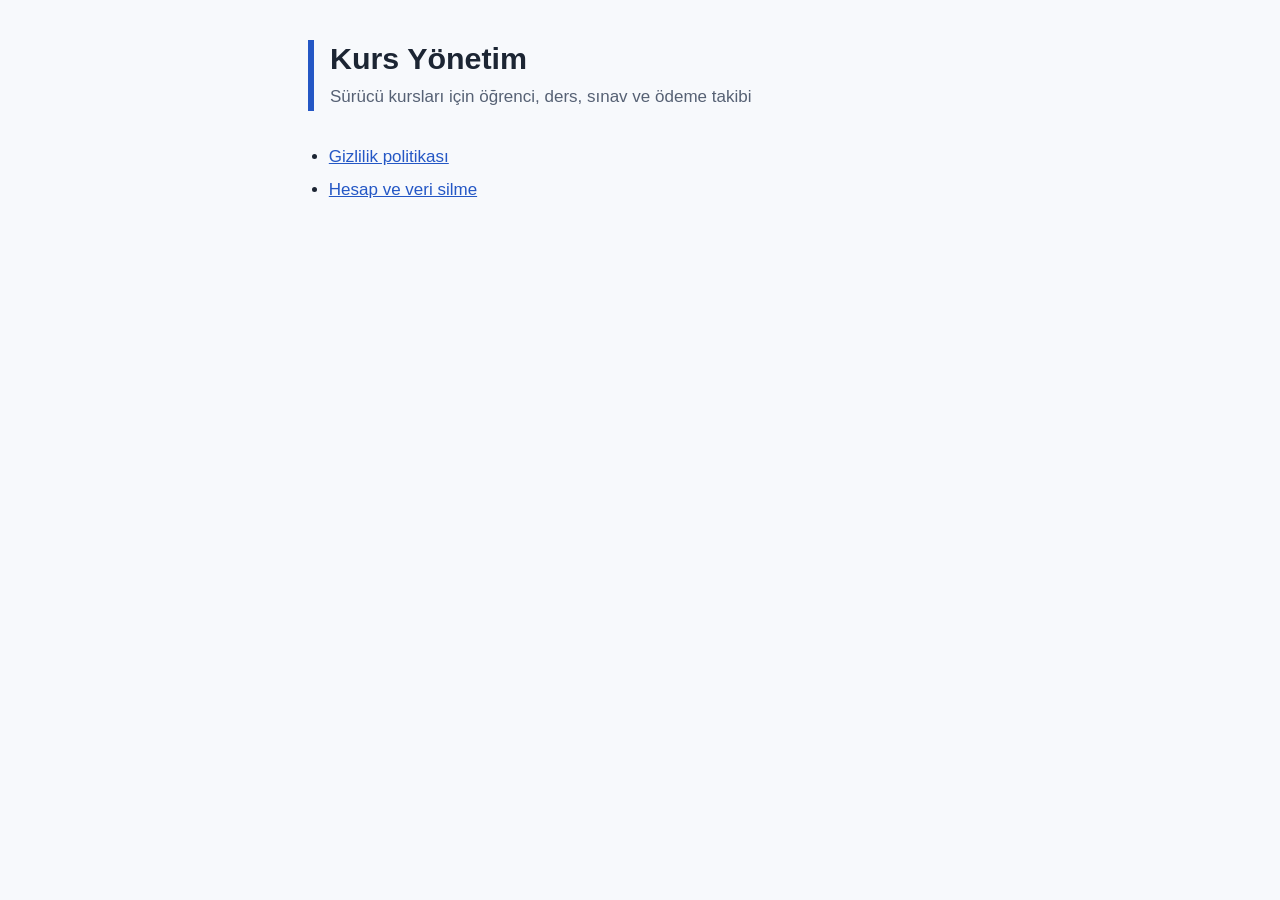
<file: index.html>
<!doctype html><html lang="tr"><head><meta charset="utf-8"><meta name="viewport" content="width=device-width,initial-scale=1">
<title>Kurs Yönetim</title><link rel="stylesheet" href="stil.css"></head><body><main>
<header><h1>Kurs Yönetim</h1><p>Sürücü kursları için öğrenci, ders, sınav ve ödeme takibi</p></header>
<ul><li><a href="gizlilik.html">Gizlilik politikası</a></li><li><a href="hesap-silme.html">Hesap ve veri silme</a></li></ul>
</main></body></html>
</file>
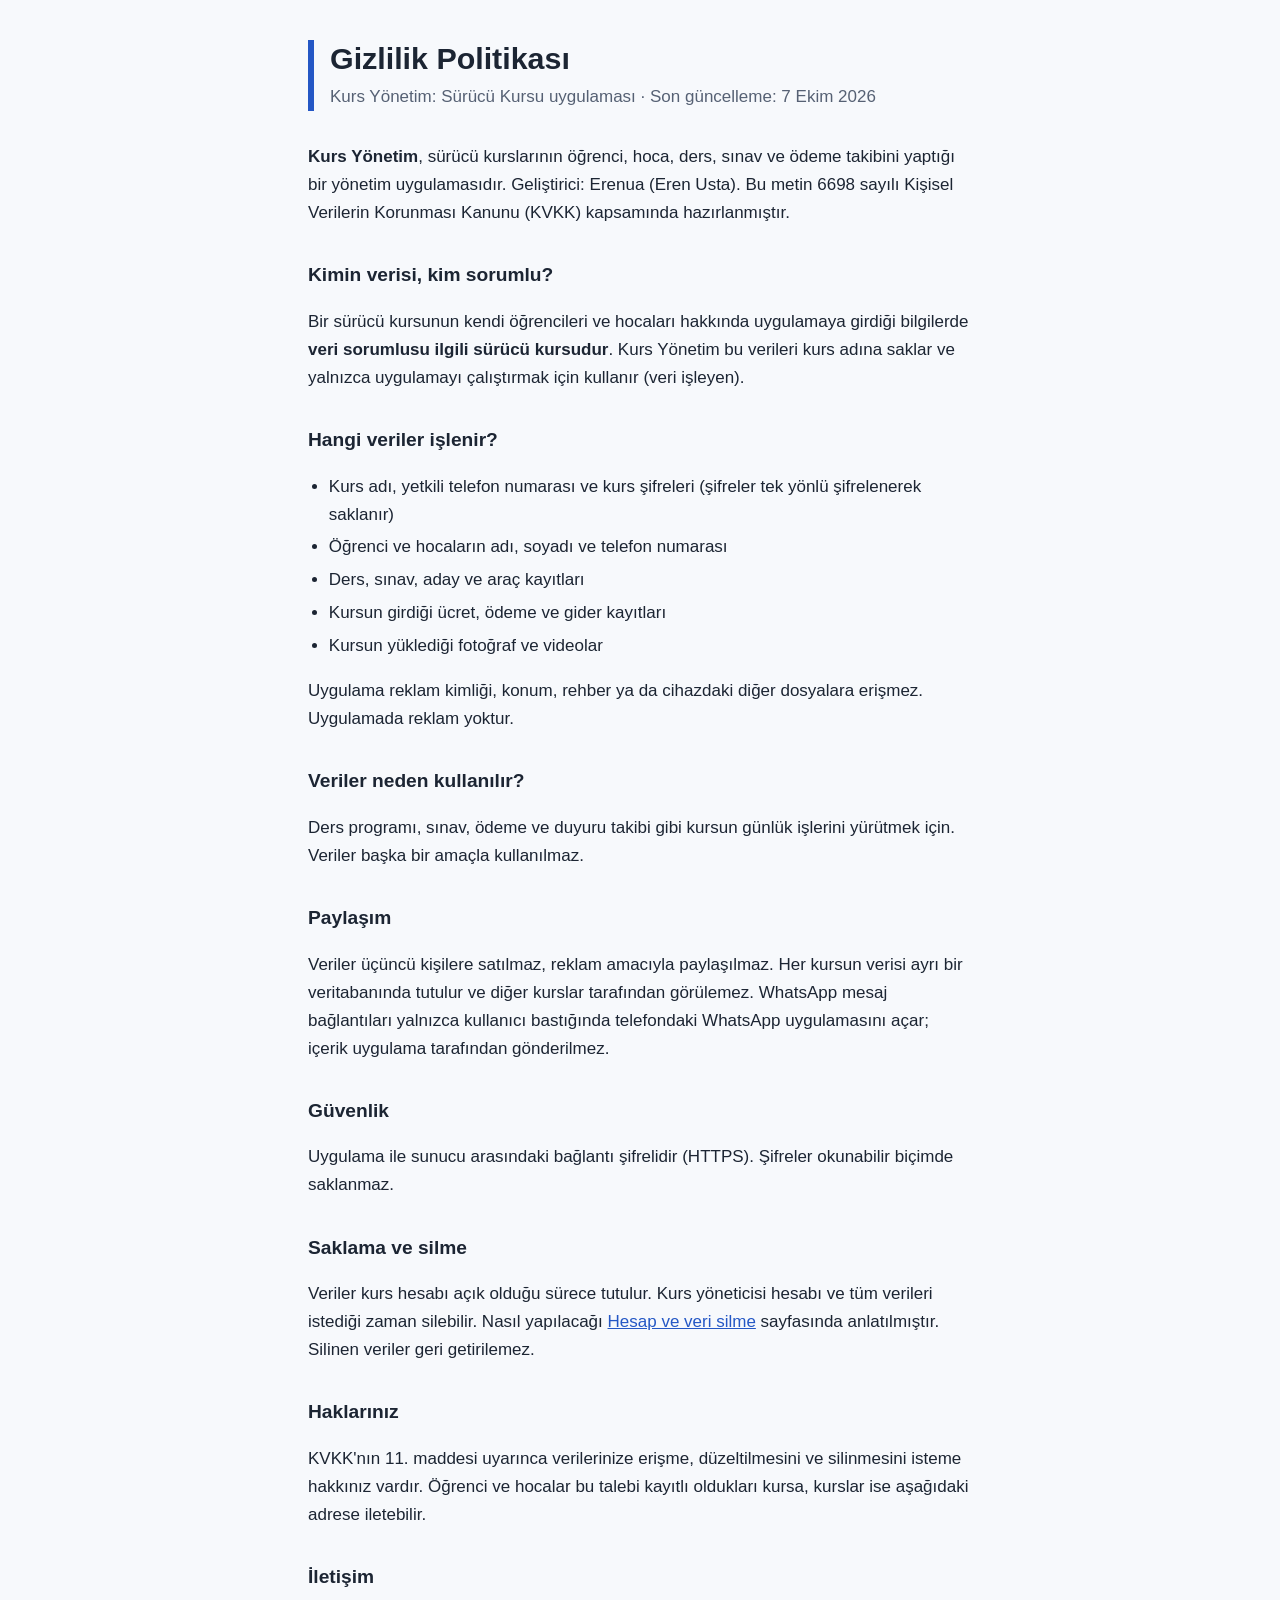
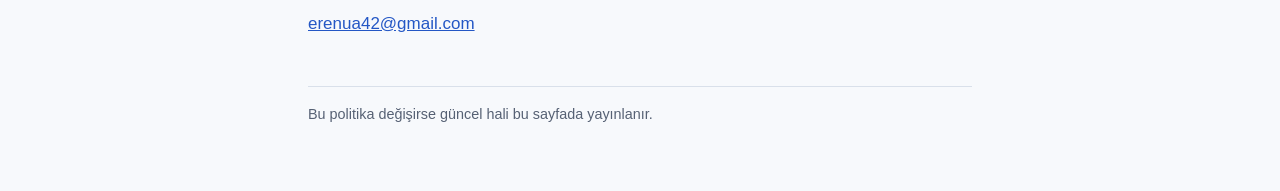
<file: gizlilik.html>
<!doctype html><html lang="tr"><head><meta charset="utf-8"><meta name="viewport" content="width=device-width,initial-scale=1">
<title>Gizlilik Politikası – Kurs Yönetim</title><link rel="stylesheet" href="stil.css"></head><body><main>
<header><h1>Gizlilik Politikası</h1><p>Kurs Yönetim: Sürücü Kursu uygulaması · Son güncelleme: 7 Ekim 2026</p></header>
<p><b>Kurs Yönetim</b>, sürücü kurslarının öğrenci, hoca, ders, sınav ve ödeme takibini yaptığı bir yönetim uygulamasıdır. Geliştirici: Erenua (Eren Usta). Bu metin 6698 sayılı Kişisel Verilerin Korunması Kanunu (KVKK) kapsamında hazırlanmıştır.</p>
<h2>Kimin verisi, kim sorumlu?</h2>
<p>Bir sürücü kursunun kendi öğrencileri ve hocaları hakkında uygulamaya girdiği bilgilerde <b>veri sorumlusu ilgili sürücü kursudur</b>. Kurs Yönetim bu verileri kurs adına saklar ve yalnızca uygulamayı çalıştırmak için kullanır (veri işleyen).</p>
<h2>Hangi veriler işlenir?</h2>
<ul><li>Kurs adı, yetkili telefon numarası ve kurs şifreleri (şifreler tek yönlü şifrelenerek saklanır)</li>
<li>Öğrenci ve hocaların adı, soyadı ve telefon numarası</li>
<li>Ders, sınav, aday ve araç kayıtları</li>
<li>Kursun girdiği ücret, ödeme ve gider kayıtları</li>
<li>Kursun yüklediği fotoğraf ve videolar</li></ul>
<p>Uygulama reklam kimliği, konum, rehber ya da cihazdaki diğer dosyalara erişmez. Uygulamada reklam yoktur.</p>
<h2>Veriler neden kullanılır?</h2>
<p>Ders programı, sınav, ödeme ve duyuru takibi gibi kursun günlük işlerini yürütmek için. Veriler başka bir amaçla kullanılmaz.</p>
<h2>Paylaşım</h2>
<p>Veriler üçüncü kişilere satılmaz, reklam amacıyla paylaşılmaz. Her kursun verisi ayrı bir veritabanında tutulur ve diğer kurslar tarafından görülemez. WhatsApp mesaj bağlantıları yalnızca kullanıcı bastığında telefondaki WhatsApp uygulamasını açar; içerik uygulama tarafından gönderilmez.</p>
<h2>Güvenlik</h2>
<p>Uygulama ile sunucu arasındaki bağlantı şifrelidir (HTTPS). Şifreler okunabilir biçimde saklanmaz.</p>
<h2>Saklama ve silme</h2>
<p>Veriler kurs hesabı açık olduğu sürece tutulur. Kurs yöneticisi hesabı ve tüm verileri istediği zaman silebilir. Nasıl yapılacağı <a href="hesap-silme.html">Hesap ve veri silme</a> sayfasında anlatılmıştır. Silinen veriler geri getirilemez.</p>
<h2>Haklarınız</h2>
<p>KVKK'nın 11. maddesi uyarınca verilerinize erişme, düzeltilmesini ve silinmesini isteme hakkınız vardır. Öğrenci ve hocalar bu talebi kayıtlı oldukları kursa, kurslar ise aşağıdaki adrese iletebilir.</p>
<h2>İletişim</h2>
<p><a href="mailto:erenua42@gmail.com">erenua42@gmail.com</a></p>
<footer>Bu politika değişirse güncel hali bu sayfada yayınlanır.</footer>
</main></body></html>
</file>
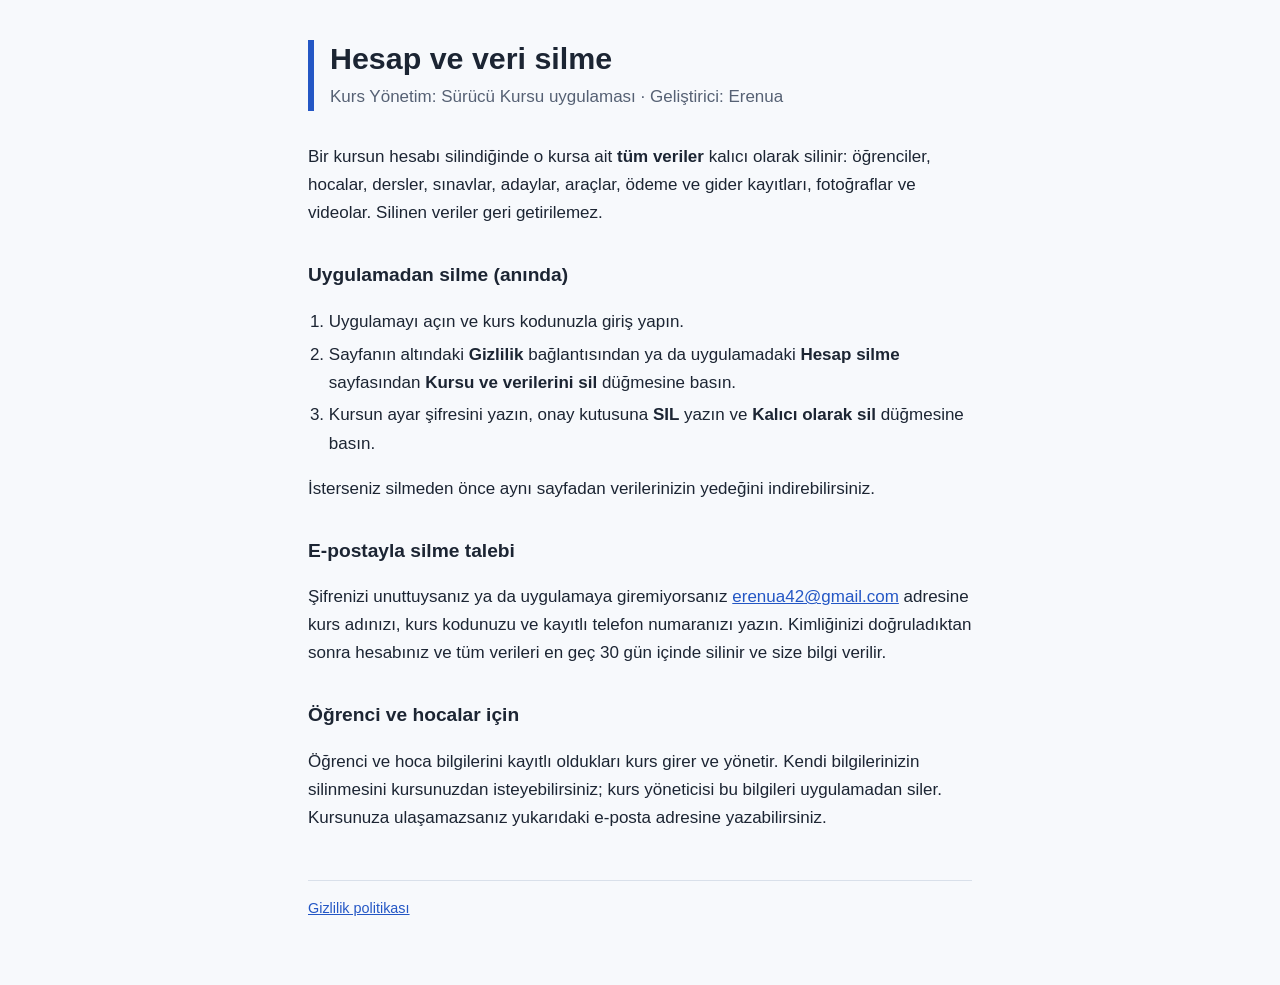
<file: hesap-silme.html>
<!doctype html><html lang="tr"><head><meta charset="utf-8"><meta name="viewport" content="width=device-width,initial-scale=1">
<title>Hesap ve Veri Silme – Kurs Yönetim</title><link rel="stylesheet" href="stil.css"></head><body><main>
<header><h1>Hesap ve veri silme</h1><p>Kurs Yönetim: Sürücü Kursu uygulaması · Geliştirici: Erenua</p></header>
<p>Bir kursun hesabı silindiğinde o kursa ait <b>tüm veriler</b> kalıcı olarak silinir: öğrenciler, hocalar, dersler, sınavlar, adaylar, araçlar, ödeme ve gider kayıtları, fotoğraflar ve videolar. Silinen veriler geri getirilemez.</p>
<h2>Uygulamadan silme (anında)</h2>
<ol><li>Uygulamayı açın ve kurs kodunuzla giriş yapın.</li>
<li>Sayfanın altındaki <b>Gizlilik</b> bağlantısından ya da uygulamadaki <b>Hesap silme</b> sayfasından <b>Kursu ve verilerini sil</b> düğmesine basın.</li>
<li>Kursun ayar şifresini yazın, onay kutusuna <b>SIL</b> yazın ve <b>Kalıcı olarak sil</b> düğmesine basın.</li></ol>
<p>İsterseniz silmeden önce aynı sayfadan verilerinizin yedeğini indirebilirsiniz.</p>
<h2>E-postayla silme talebi</h2>
<p>Şifrenizi unuttuysanız ya da uygulamaya giremiyorsanız <a href="mailto:erenua42@gmail.com?subject=Kurs%20hesab%C4%B1%20silme%20talebi">erenua42@gmail.com</a> adresine kurs adınızı, kurs kodunuzu ve kayıtlı telefon numaranızı yazın. Kimliğinizi doğruladıktan sonra hesabınız ve tüm verileri en geç 30 gün içinde silinir ve size bilgi verilir.</p>
<h2>Öğrenci ve hocalar için</h2>
<p>Öğrenci ve hoca bilgilerini kayıtlı oldukları kurs girer ve yönetir. Kendi bilgilerinizin silinmesini kursunuzdan isteyebilirsiniz; kurs yöneticisi bu bilgileri uygulamadan siler. Kursunuza ulaşamazsanız yukarıdaki e-posta adresine yazabilirsiniz.</p>
<footer><a href="gizlilik.html">Gizlilik politikası</a></footer>
</main></body></html>
</file>
<file: stil.css>
:root{--zemin:#f7f9fc;--yazi:#1c2533;--soluk:#566174;--vurgu:#2457c5;--cizgi:#d9e0ea}
*{box-sizing:border-box}
body{margin:0;background:var(--zemin);color:var(--yazi);font:17px/1.65 -apple-system,"Segoe UI",Roboto,"Noto Sans",Arial,sans-serif}
main{max-width:44rem;margin:0 auto;padding:2.5rem 1.25rem 4rem}
header{border-left:6px solid var(--vurgu);padding-left:1rem;margin-bottom:2rem}
h1{font-size:1.9rem;line-height:1.2;margin:0 0 .4rem}
header p{margin:0;color:var(--soluk)}
h2{font-size:1.2rem;margin:2rem 0 .5rem}
a{color:var(--vurgu)}
a:focus-visible{outline:3px solid var(--vurgu);outline-offset:2px}
ol,ul{padding-left:1.3rem}
li{margin:.3rem 0}
.not{background:#fff;border:1px solid var(--cizgi);border-radius:8px;padding:1rem 1.2rem}
footer{margin-top:3rem;padding-top:1rem;border-top:1px solid var(--cizgi);color:var(--soluk);font-size:.9rem}
</file>
